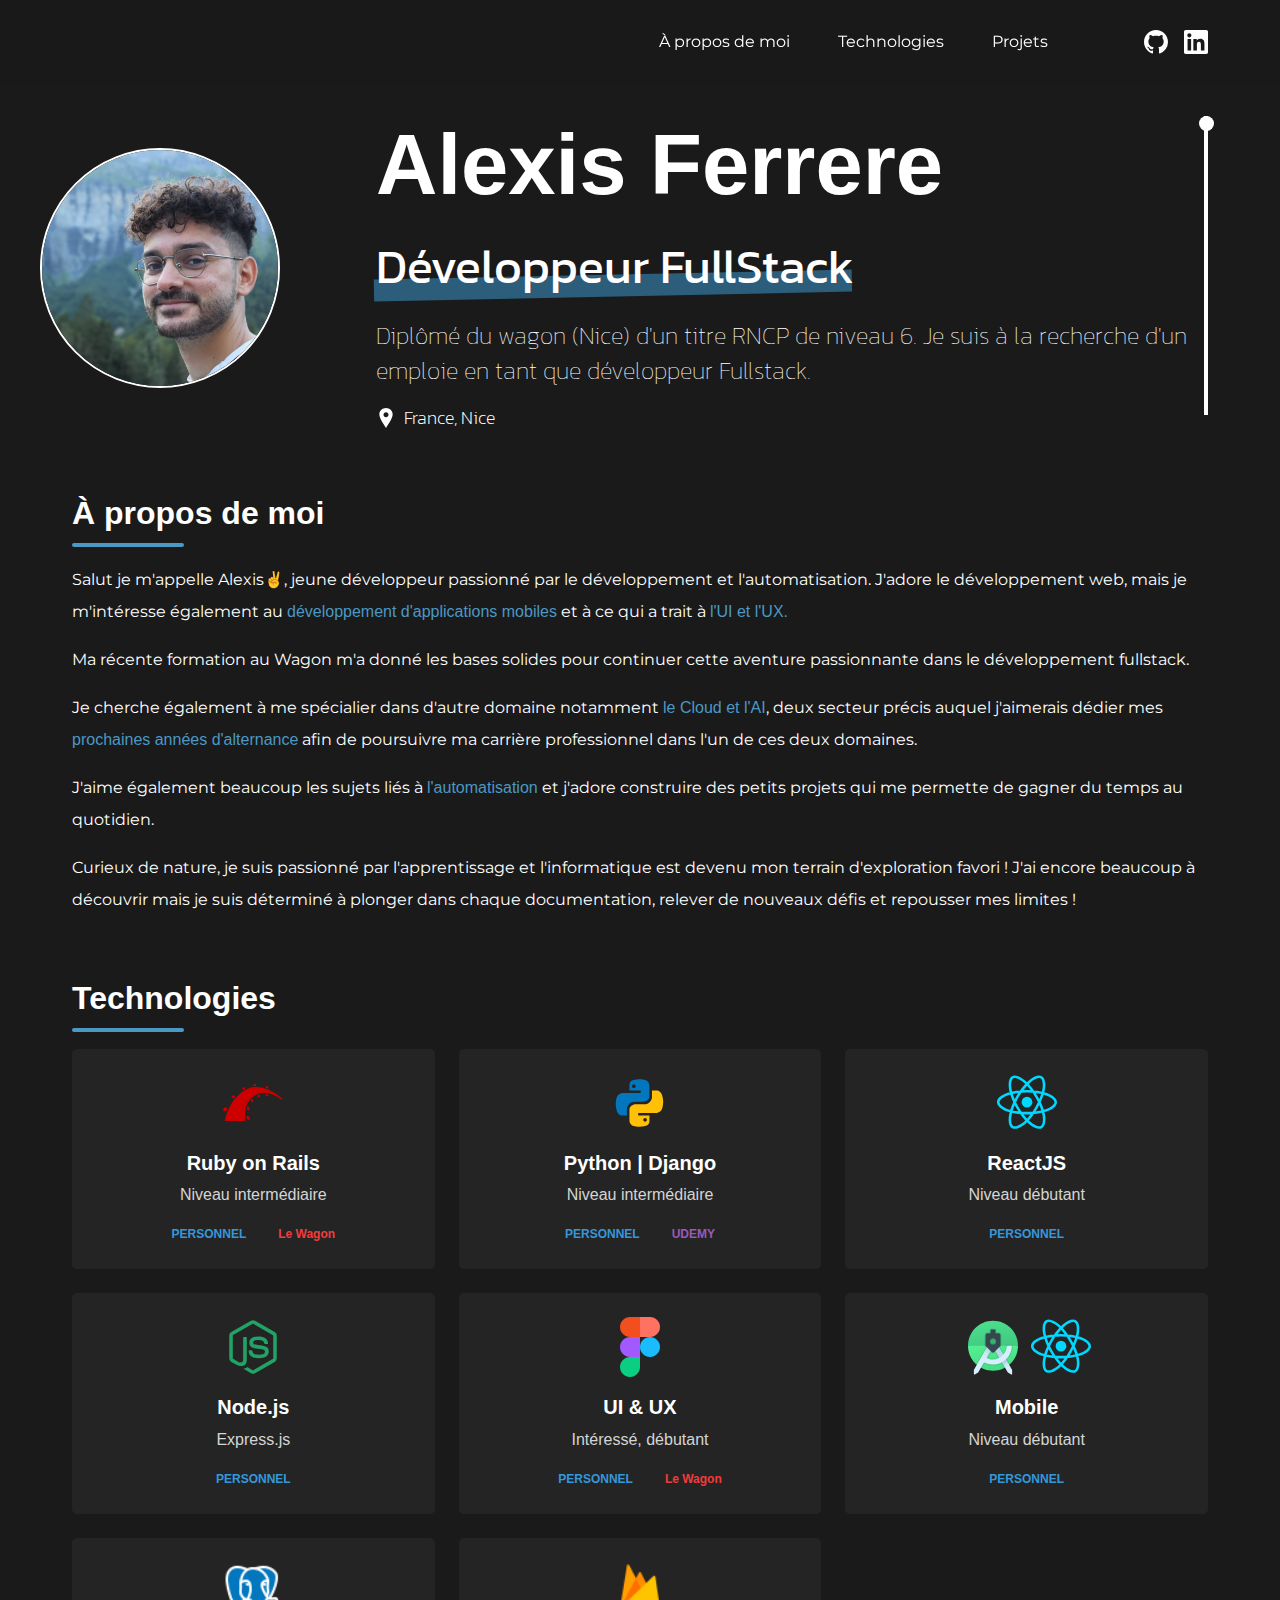
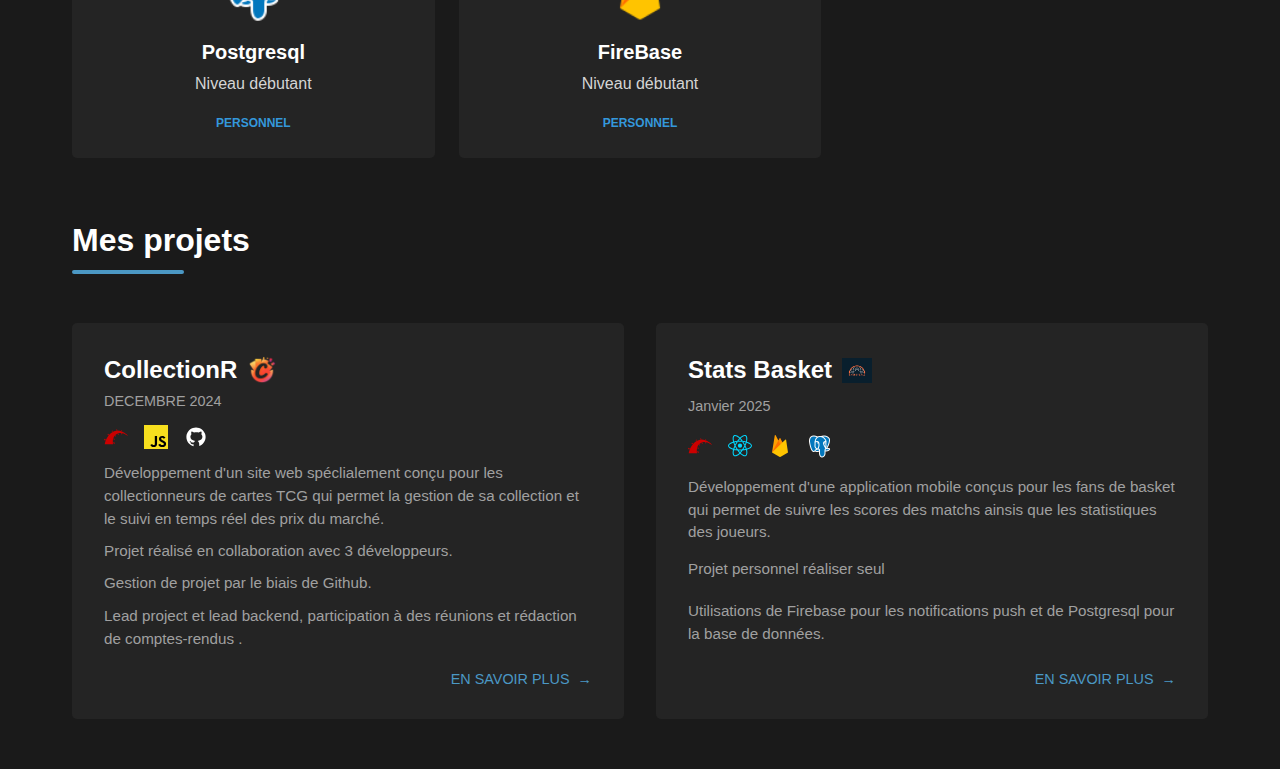
<file: index.html>
<!DOCTYPE html>
<html lang="fr">
<head>
    <meta charset="UTF-8">
    <meta name="viewport" content="width=device-width, initial-scale=1.0">
    <title>Alexis Ferrere - Portfolio</title>
    <link rel="stylesheet" href="style.css">
</head>
<body>
    <nav class="navbar">
        <div class="navbar-inner">
        <div class="nav-links">
            <a href="#about">À propos de moi</a>
            <a href="#technologies">Technologies</a>
            <a href="#projects">Projets</a>
        </div>
        <div class="social-icons">
            <a href="https://github.com/AlexF-1203" aria-label="GitHub" target="_blank">
                <svg width="24" height="24" fill="currentColor" viewBox="0 0 24 24">
                    <path d="M12 0C5.37 0 0 5.37 0 12c0 5.31 3.435 9.795 8.205 11.385.6.105.825-.255.825-.57 0-.285-.015-1.23-.015-2.235-3.015.555-3.795-.735-4.035-1.41-.135-.345-.72-1.41-1.23-1.695-.42-.225-1.02-.78-.015-.795.945-.015 1.62.87 1.845 1.23 1.08 1.815 2.805 1.305 3.495.99.105-.78.42-1.305.765-1.605-2.67-.3-5.46-1.335-5.46-5.925 0-1.305.465-2.385 1.23-3.225-.12-.3-.54-1.53.12-3.18 0 0 1.005-.315 3.3 1.23.96-.27 1.98-.405 3-.405s2.04.135 3 .405c2.295-1.56 3.3-1.23 3.3-1.23.66 1.65.24 2.88.12 3.18.765.84 1.23 1.905 1.23 3.225 0 4.605-2.805 5.625-5.475 5.925.435.375.81 1.095.81 2.22 0 1.605-.015 2.895-.015 3.3 0 .315.225.69.825.57A12.02 12.02 0 0024 12c0-6.63-5.37-12-12-12z"/>
                </svg>
            </a>
            <a href="https://www.linkedin.com/in/alexis-ferrere-142a3a267/" aria-label="LinkedIn" target="_blank">
                <svg width="24" height="24" fill="currentColor" viewBox="0 0 24 24">
                    <path d="M20.447 20.452h-3.554v-5.569c0-1.328-.027-3.037-1.852-3.037-1.853 0-2.136 1.445-2.136 2.939v5.667H9.351V9h3.414v1.561h.046c.477-.9 1.637-1.85 3.37-1.85 3.601 0 4.267 2.37 4.267 5.455v6.286zM5.337 7.433c-1.144 0-2.063-.926-2.063-2.065 0-1.138.92-2.063 2.063-2.063 1.14 0 2.064.925 2.064 2.063 0 1.139-.925 2.065-2.064 2.065zm1.782 13.019H3.555V9h3.564v11.452zM22.225 0H1.771C.792 0 0 .774 0 1.729v20.542C0 23.227.792 24 1.771 24h20.451C23.2 24 24 23.227 24 22.271V1.729C24 .774 23.2 0 22.222 0h.003z"/>
                </svg>
            </a>
        </div>
    </div>
    </nav>

    <main>
        <section class="profile-section">
            <img src="image/Photo_formation - Copie.jpg" alt="Alexis Ferrere" class="profile-image">
            <div class="profile-info">
                <h1>Alexis Ferrere</h1>
                <span class="highlight">
                    Développeur FullStack
                </span>
                <p class="profile-description">Diplômé du wagon (Nice) d'un titre RNCP de niveau 6. Je suis à la recherche d'un emploie en tant que développeur Fullstack.</p>
                <div class="location">
                    <svg width="20" height="20" viewBox="0 0 24 24" fill="currentColor">
                        <path d="M12 0C7.802 0 4 3.403 4 7.602C4 11.8 7.469 16.812 12 24C16.531 16.812 20 11.8 20 7.602C20 3.403 16.199 0 12 0ZM12 11C10.343 11 9 9.657 9 8C9 6.343 10.343 5 12 5C13.657 5 15 6.343 15 8C15 9.657 13.657 11 12 11Z"/>
                    </svg>
                    <span>France, Nice</span>
                </div>
            </div>
            <div class="timeline"></div>
        </section>

        <section class="about-section technologies-section" id="about">
            <h2>À propos de moi</h2>
            <div class="about-content">
                <p>Salut je m'appelle Alexis✌️, jeune développeur passionné par le développement et l'automatisation. J'adore le développement web, mais je m'intéresse également au <span class="important-text">développement d'applications mobiles</span> et à ce qui a trait à <span class="important-text">l'UI et l'UX.</span></p>
                
                <p> Ma récente formation au Wagon m'a donné les bases solides pour continuer cette aventure passionnante dans le développement fullstack.</p>

                <p>Je cherche également à me spécialier dans d'autre domaine notamment <span class="important-text">le Cloud et l'AI</span>, deux secteur précis auquel j'aimerais dédier mes <span class="important-text">prochaines années d'alternance</span> afin de poursuivre ma carrière professionnel dans l'un de ces deux domaines.</p>
                    
                <p>J'aime également beaucoup les sujets liés à <span class="important-text">l'automatisation</span> et j'adore construire des petits projets qui me permette de gagner du temps au quotidien.</p>

                <p>Curieux de nature, je suis passionné par l'apprentissage et l'informatique est devenu mon terrain d'exploration favori ! J'ai encore beaucoup à découvrir mais je suis déterminé à plonger dans chaque documentation, relever de nouveaux défis et repousser mes limites !</p>
            </div>
        </section>

        <section class="about-section technologies-section" id="technologies">
            <h2>Technologies</h2>
        </section>
            <div class="container">
            <div class="grid">

                <div class="card">
                    <div class="icon">
                        <img src="image/rails-svgrepo-com.svg" alt="Java">
                    </div>
                    <h2>Ruby on Rails</h2>
                    <p>Niveau intermédiaire</p>
                    <div class="tags">
                        <span class="tag personnel">PERSONNEL</span>
                        <span class="tag dut">Le Wagon</span>
                    </div>
                </div>
    
                <div class="card">
                    <div class="icon">
                        <img src="image/icons8-python.svg" alt="Spring Boot">
                    </div>
                    <h2>Python | Django</h2>
                    <p>Niveau intermédiaire</p>
                    <div class="tags">
                        <span class="tag personnel">PERSONNEL</span>
                        <span class="tag udemy">UDEMY</span>
                    </div>
                </div>
    
                <div class="card">
                    <div class="icon">
                            <img src="image/reactjs-svgrepo-com.svg" alt="React">
                    </div>
                    <h2>ReactJS</h2>
                    <p>Niveau débutant</p>
                    <div class="tags">
                        <span class="tag personnel">PERSONNEL</span>
                    </div>
                </div>
    
                <div class="card">
                    <div class="icon">
                        <img src="image/icons8-nodejs.svg" alt="Node.js">
                    </div>
                    <h2>Node.js</h2>
                    <p>Express.js </p>
                    <div class="tags">
                        <span class="tag personnel">PERSONNEL</span>
                    </div>
                </div>

                <div class="card">
                    <div class="icon">
                        <img src="image/figma-1-logo-svgrepo-com.svg" alt="UI & UX">
                    </div>
                    <h2>UI & UX</h2>
                    <p>Intéressé, débutant</p>
                    <div class="tags">
                        <span class="tag personnel">PERSONNEL</span>
                        <span class="tag dut">Le Wagon</span>
                    </div>
                </div>
    
                <!-- Mobile Card -->
                <div class="card">
                    <div class="icon">
                        <div class="multi-icons">
                            <img src="image/icons8-studio-android.svg" alt="Android">
                            <img src="image/reactjs-svgrepo-com.svg" alt="React Native">
                        </div>
                    </div>
                    <h2>Mobile</h2>
                    <p>Niveau débutant</p>
                    <div class="tags">
                        <span class="tag personnel">PERSONNEL</span>
                    </div>
                </div>
                <div class="card">
                    <div class="icon">
                        <div class="multi-icons">
                            <img src="image/icons8-postgresql-48.png" alt="Android">
                        </div>
                    </div>
                    <h2>Postgresql</h2>
                    <p>Niveau débutant</p>
                    <div class="tags">
                        <span class="tag personnel">PERSONNEL</span>
                    </div>
                </div>
                <div class="card">
                    <div class="icon">
                        <div class="multi-icons">
                            <img src="image/icons8-firebase-48.png" alt="FireBase">
                        </div>
                    </div>
                    <h2>FireBase</h2>
                    <p>Niveau débutant</p>
                    <div class="tags">
                        <span class="tag personnel">PERSONNEL</span>
                    </div>
                </div>
            </div>
        </div>

        <section class="about-section projects-section" id="projects">
            <h2>Mes projets</h2>
            <div class="projects-grid">
                <div class="project-card">
                    <div class="project-title">
                    <h3>CollectionR</h3>
                    <img src="image/logo_collectionr.png" alt="">
                </div>
                    <div class="project-date">DECEMBRE 2024</div>
                    <div class="tech-stack">
                        <img src="image/rails-svgrepo-com.svg" alt="Java">
                        <img src="image/javascript-logo-svgrepo-com.svg" alt="Discord">
                        <img src="image/icons8-github.svg" alt="GitHub">
                    </div>
                    <p class="project-description">
                        Développement d'un site web spéclialement conçu pour les collectionneurs de cartes TCG qui permet la gestion de sa collection et le suivi en temps réel des prix du marché.
                    <p class="project-details">
                        Projet réalisé en collaboration avec 3 développeurs.
                    </p>
                    </p>
                    <p class="project-management">
                        Gestion de projet par le biais de Github.
                    </p>
                    <p class="project-contribution">
                        Lead project et lead backend, participation à des réunions et rédaction de comptes-rendus .
                    </p>
                    <a href="collectionr/">
                        <button class="learn-more">EN SAVOIR PLUS</button>
                    </a>
                </div>
                <div class="project-card">
                    <div class="project-title">
                    <h3>Stats Basket</h3>
                    <img src="image/logo_app.jpg" alt="">
                </div>
                    <div class="project-date">Janvier 2025</div>
                    <div class="tech-stack">
                        <img src="image/rails-svgrepo-com.svg" alt="Java">
                        <img src="image/reactjs-svgrepo-com.svg" alt="Discord">
                        <img src="image/icons8-firebase-48.png" alt="FireBase">
                        <img src="image/icons8-postgresql-48.png" alt="Postgresql">
                    </div>
                    <p class="project-description">
                        Développement d'une application mobile conçus pour les fans de basket qui permet de suivre les scores des matchs ainsis que les statistiques des joueurs.
                    <p class="project-details">
                        Projet personnel réaliser seul
                    </p>
                    </p>
                    <!-- <p class="project-management">
                        Gestion de projet par le biais de Github.
                    </p> -->
                    <p class="project-contribution">
                        Utilisations de Firebase pour les notifications push et de Postgresql pour la base de données.
                    </p>
                    <a href="statsbasket/">
                        <button class="learn-more">EN SAVOIR PLUS</button>
                    </a>
                </div>
            </div>
        </section>
    </main>
</body>
</html>
</file>
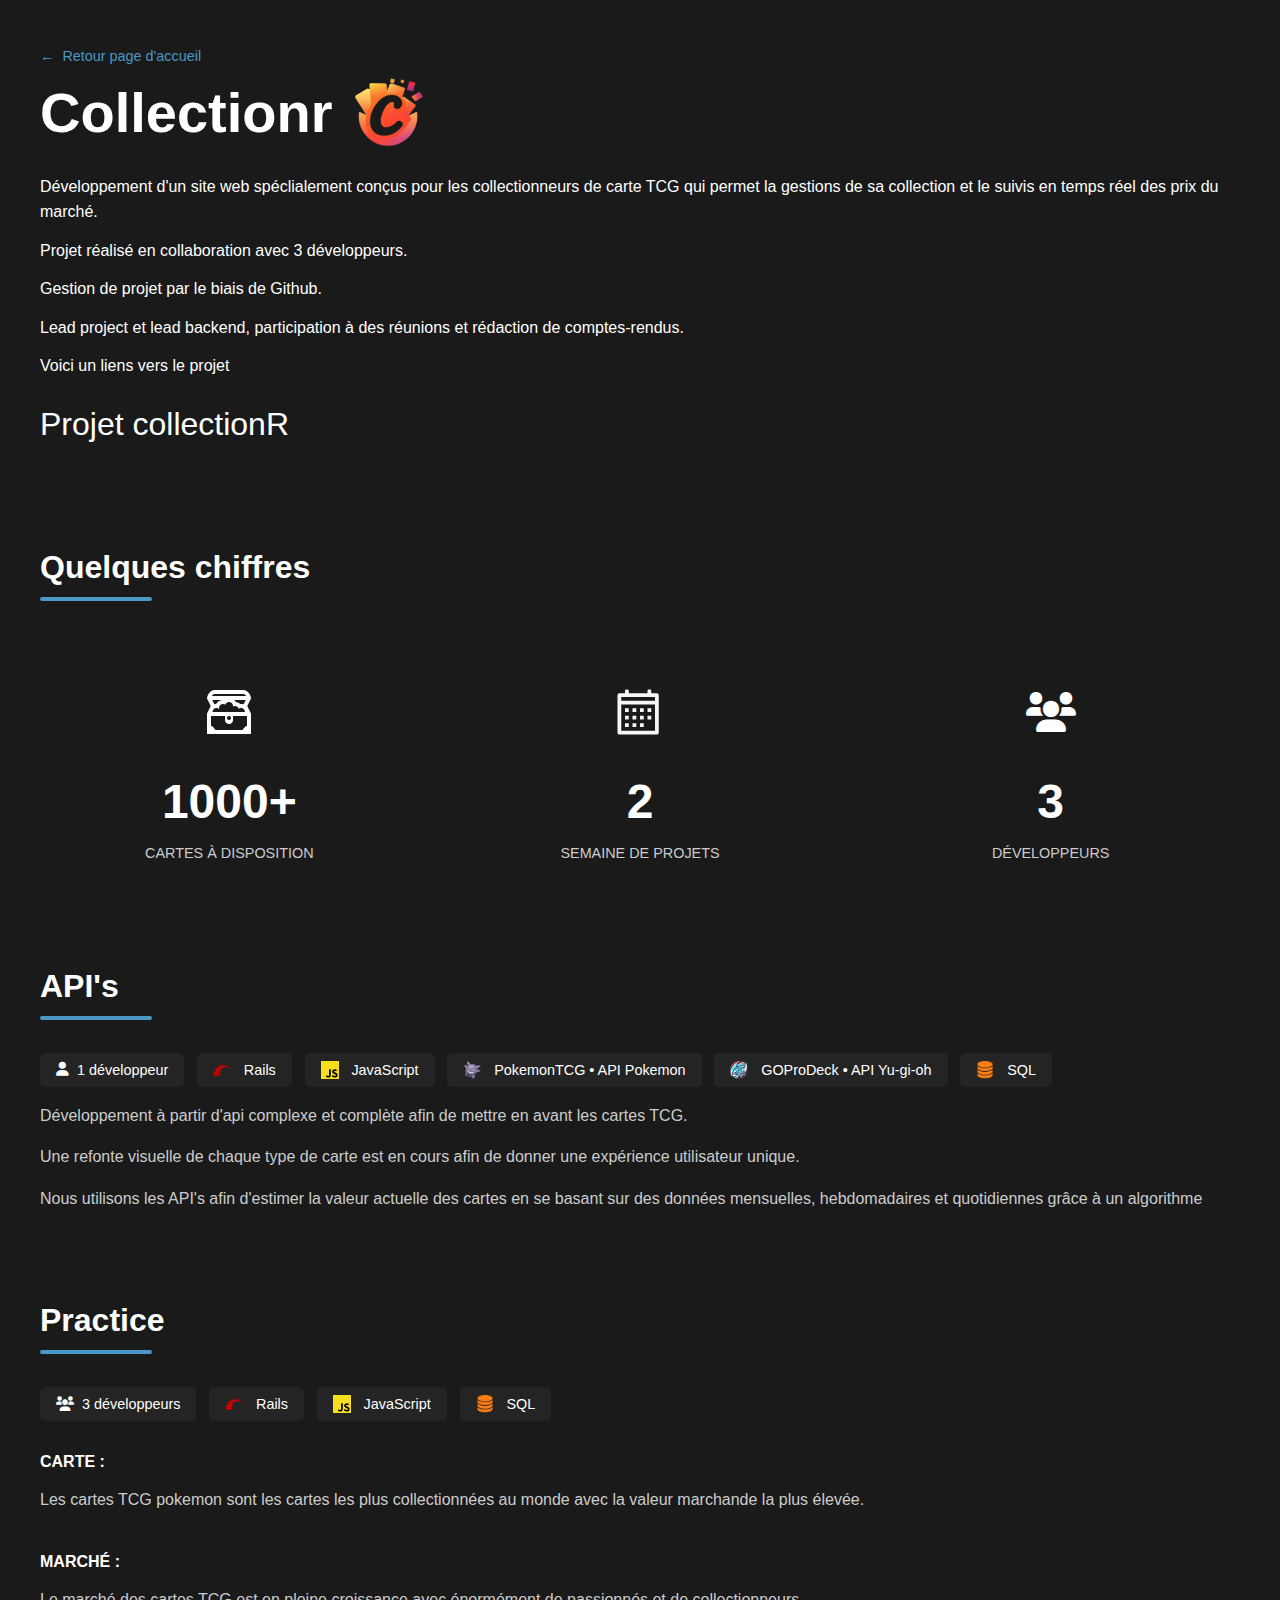
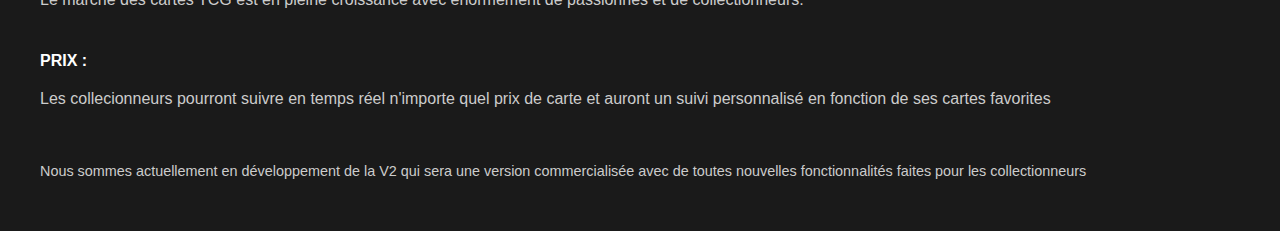
<file: collectionr/index.html>
<!DOCTYPE html>
<html lang="fr">
<head>
    <meta charset="UTF-8">
    <meta name="viewport" content="width=device-width, initial-scale=1.0">
    <title>CollectionR</title>
    <link rel="stylesheet" href="../collectionr.css">
    <link rel="stylesheet" href="https://cdnjs.cloudflare.com/ajax/libs/font-awesome/6.0.0/css/all.min.css">
</head>
<body>
    <div class="container">
        <a href="../">
            <button class="back-link">Retour page d'accueil</button>
        </a>
        
        <div class="project-card">
            <div class="project-title">
            <h1>Collectionr</h1>
            <img src="../image/logo_collectionr.png" alt="">
        </div>
        
        <div class="description">
            <p> Développement d'un site web spéclialement conçus pour les collectionneurs de carte TCG qui permet la gestions de sa collection et le suivis en temps réel des prix du marché.</p>
            <p> Projet réalisé en collaboration avec 3 développeurs.</p>
            <p>Gestion de projet par le biais de Github.</p>
            <p> Lead project et lead backend, participation à des réunions et rédaction de comptes-rendus.</p>
            <p>Voici un liens vers le projet  </p>
            <div class="projet-git" >
                <a href="https://www.collectionr.xyz">Projet collectionR</a>
            </div>
            
        </div>

        <section class="stats">
            <h2>Quelques chiffres</h2>
            <div class="stats-container">
                <div class="stat-item">
                    <div class="stat-icon"><img src="../image/icons8-coffre-au-trésor-64 (1).png" alt=""></div>
                    <div class="stat-number">1000+</div>
                    <div class="stat-label">CARTES À DISPOSITION</div>
                </div>
                <div class="stat-item">
                    <div class="stat-icon"><img src="../image/calender (2).svg" alt=""></div>
                    <div class="stat-number">2</div>
                    <div class="stat-label">SEMAINE DE PROJETS</div>
                </div>
                <div class="stat-item">
                    <div class="stat-icon"><i class="fa-solid fa-users" style="color: #ffffff;"></i></div>
                    <div class="stat-number">3</div>
                    <div class="stat-label">DÉVELOPPEURS</div>
                </div>
            </div>
        </section>

        <section class="s-sanctions">
            <h2>API's </h2>
            <div class="tech-stack">
                <span class="tech-item"><i class="fa-solid fa-user" style="color: #fff"></i>1 développeur</span>
                <span class="tech-item"><img src="../image/rails-svgrepo-com.svg" alt="">Rails</span>
                <span class="tech-item"><img src="../image/javascript-logo-svgrepo-com.svg" alt="">JavaScript</span>
                <span class="tech-item"><img src="../image/250px-Ectoplasma-RFVF.png" alt="">PokemonTCG • API Pokemon</span>
                <span class="tech-item"><img src="../image/téléchargé.png" alt="">GOProDeck • API Yu-gi-oh</span>
                <span class="tech-item"><img src="../image/icons8-base-de-données-50.png" alt="">SQL</span>
            </div>
            <p>Développement à partir d'api complexe et complète afin de mettre en avant les cartes TCG.</p>
            <p>Une refonte visuelle de chaque type de carte est en cours afin de donner une expérience utilisateur unique.</p>
            <p>Nous utilisons les API's afin d'estimer la valeur actuelle des cartes en se basant sur des données mensuelles, hebdomadaires et quotidiennes grâce à un algorithme</p>
        </section>
        
        <section class="practice">
            <h2>Practice</h2>
            <div class="tech-stack">
                <span class="tech-item"><i class="fa-solid fa-users" style="color: #ffffff;"></i>3 développeurs</span>
                <span class="tech-item"><img src="../image/rails-svgrepo-com.svg" alt="">Rails</span>
                <span class="tech-item"><img src="../image/javascript-logo-svgrepo-com.svg" alt="">JavaScript</span>
                <span class="tech-item"><img src="../image/icons8-base-de-données-50.png" alt=""></i>SQL</span>
            </div>
            <div class="practice-details">
                <div class="detail-item">
                    <strong>CARTE :</strong>
                    <p>Les cartes TCG pokemon sont les cartes les plus collectionnées au monde avec la valeur marchande la plus élevée.</p>
                </div>
                <div class="detail-item">
                    <strong>MARCHÉ :</strong>
                    <p>Le marché des cartes TCG est en pleine croissance avec énormément de passionnés et de collectionneurs.</p>
                </div>
                <div class="detail-item">
                    <strong>PRIX :</strong>
                    <p>Les collecionneurs pourront suivre en temps réel n'importe quel prix de carte et auront un suivi personnalisé en fonction de ses cartes favorites</p>
                </div>
            </div>
            <p class="note">Nous sommes actuellement en développement de la V2 qui sera  une version commercialisée avec de toutes nouvelles fonctionnalités faites pour les collectionneurs</p>
        </section>
    </div>
</body>
</html>
</file>
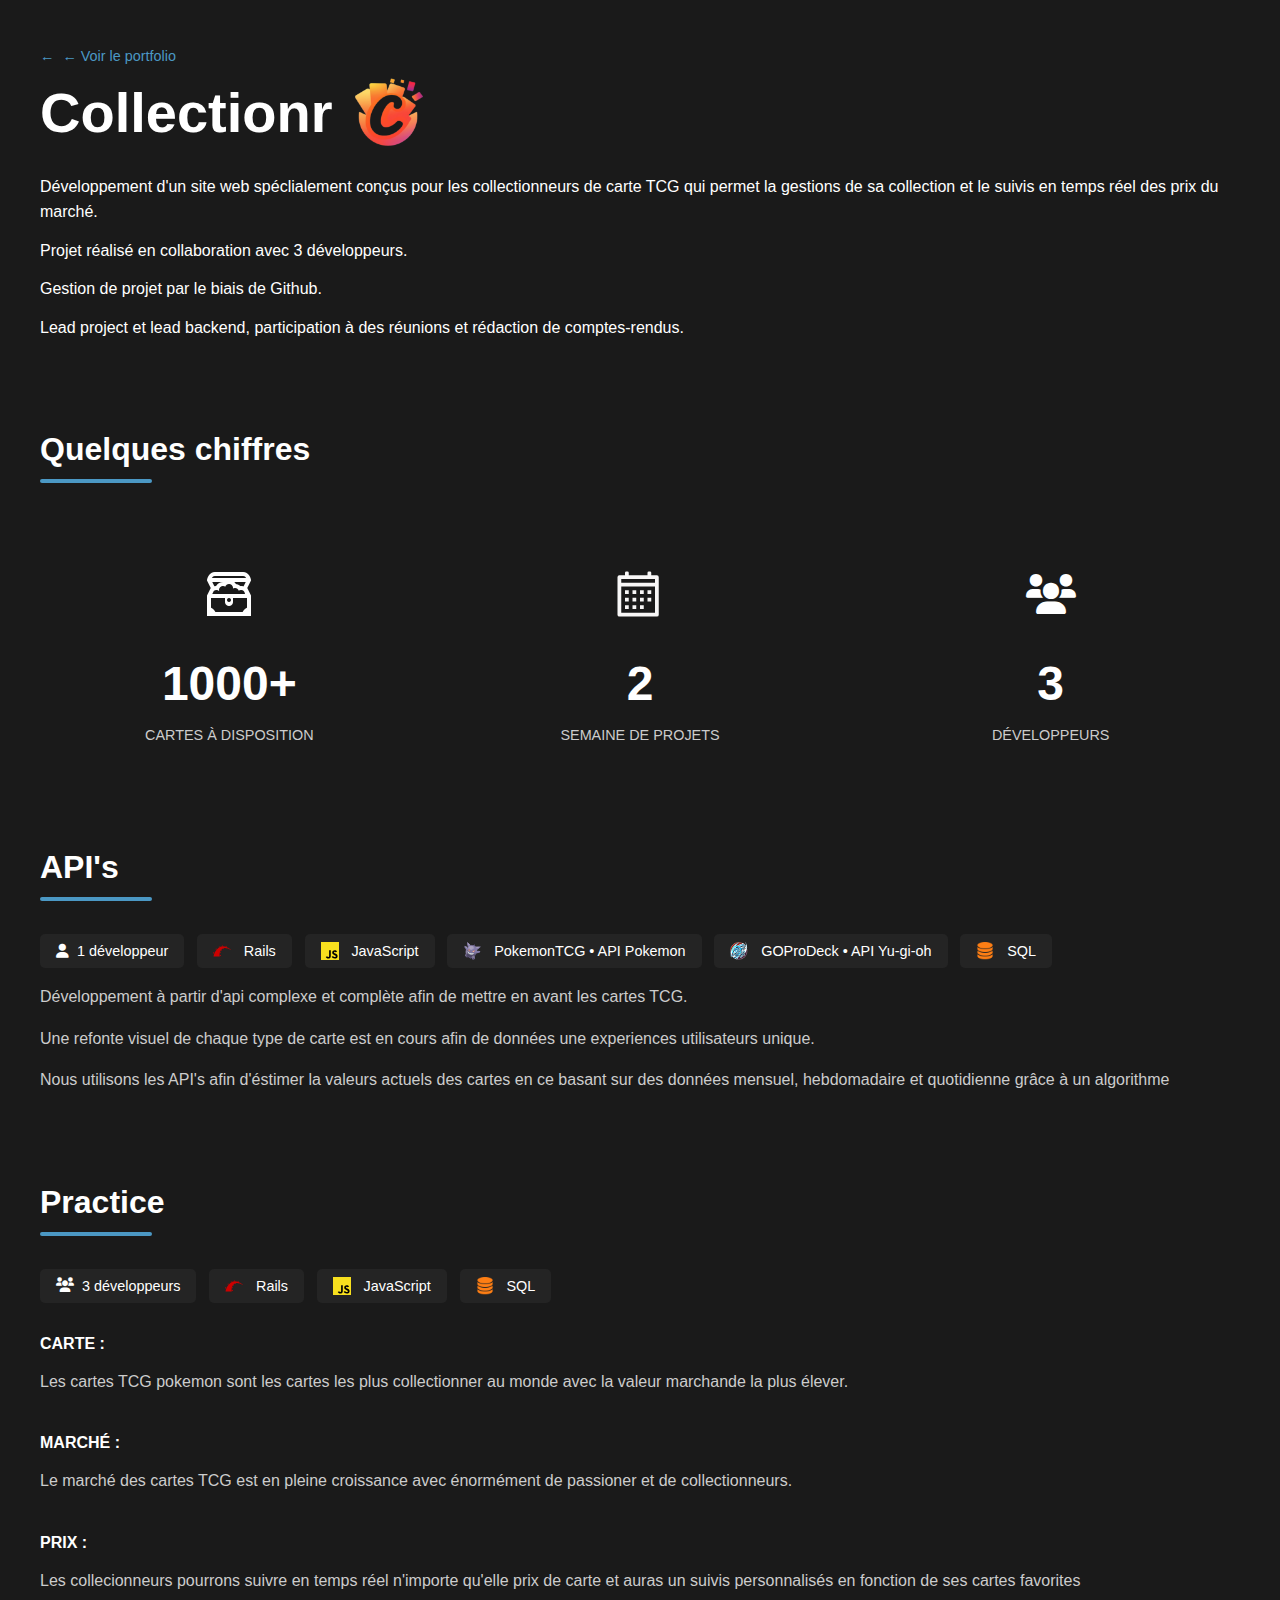
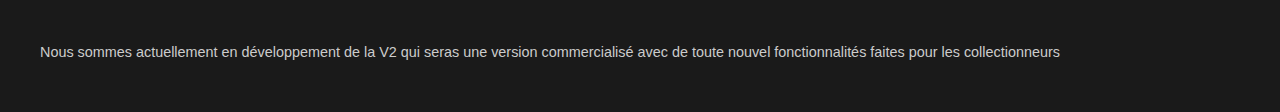
<file: collectionr.html>
<!DOCTYPE html>
<html lang="fr">
<head>
    <meta charset="UTF-8">
    <meta name="viewport" content="width=device-width, initial-scale=1.0">
    <title>CollectionR</title>
    <link rel="stylesheet" href="collectionr.css">
    <link rel="stylesheet" href="https://cdnjs.cloudflare.com/ajax/libs/font-awesome/6.0.0/css/all.min.css">
</head>
<body>
    <div class="container">
        <a href="index.html" class="back-link">← Voir le portfolio</a>
        
        <div class="project-card">
            <div class="project-title">
            <h1>Collectionr</h1>
            <img src="image/logo_collectionr.png" alt="">
        </div>
        
        <div class="description">
            <p> Développement d'un site web spéclialement conçus pour les collectionneurs de carte TCG qui permet la gestions de sa collection et le suivis en temps réel des prix du marché.</p>
            <p> Projet réalisé en collaboration avec 3 développeurs.</p>
            <p>Gestion de projet par le biais de Github.</p>
            <p> Lead project et lead backend, participation à des réunions et rédaction de comptes-rendus.</p>
        </div>

        <section class="stats">
            <h2>Quelques chiffres</h2>
            <div class="stats-container">
                <div class="stat-item">
                    <div class="stat-icon"><img src="image/icons8-coffre-au-trésor-64 (1).png" alt=""></div>
                    <div class="stat-number">1000+</div>
                    <div class="stat-label">CARTES À DISPOSITION</div>
                </div>
                <div class="stat-item">
                    <div class="stat-icon"><img src="image/calender (2).svg" alt=""></div>
                    <div class="stat-number">2</div>
                    <div class="stat-label">SEMAINE DE PROJETS</div>
                </div>
                <div class="stat-item">
                    <div class="stat-icon"><i class="fa-solid fa-users" style="color: #ffffff;"></i></div>
                    <div class="stat-number">3</div>
                    <div class="stat-label">DÉVELOPPEURS</div>
                </div>
            </div>
        </section>

        <section class="s-sanctions">
            <h2>API's </h2>
            <div class="tech-stack">
                <span class="tech-item"><i class="fa-solid fa-user" style="color: #fff"></i>1 développeur</span>
                <span class="tech-item"><img src="image/rails-svgrepo-com.svg" alt="">Rails</span>
                <span class="tech-item"><img src="image/javascript-logo-svgrepo-com.svg" alt="">JavaScript</span>
                <span class="tech-item"><img src="image/250px-Ectoplasma-RFVF.png" alt="">PokemonTCG • API Pokemon</span>
                <span class="tech-item"><img src="image/téléchargé.png" alt="">GOProDeck • API Yu-gi-oh</span>
                <span class="tech-item"><img src="image/icons8-base-de-données-50.png" alt="">SQL</span>
            </div>
            <p>Développement à partir d'api complexe et complète afin de mettre en avant les cartes TCG.</p>
            <p>Une refonte visuel de chaque type de carte est en cours afin de données une experiences utilisateurs unique.</p>
            <p>Nous utilisons les API's afin d'éstimer la valeurs actuels des cartes en ce basant sur des données mensuel, hebdomadaire et quotidienne grâce à un algorithme</p>
        </section>
        
        <section class="practice">
            <h2>Practice</h2>
            <div class="tech-stack">
                <span class="tech-item"><i class="fa-solid fa-users" style="color: #ffffff;"></i>3 développeurs</span>
                <span class="tech-item"><img src="image/rails-svgrepo-com.svg" alt="">Rails</span>
                <span class="tech-item"><img src="image/javascript-logo-svgrepo-com.svg" alt="">JavaScript</span>
                <span class="tech-item"><img src="image/icons8-base-de-données-50.png" alt=""></i>SQL</span>
            </div>
            <div class="practice-details">
                <div class="detail-item">
                    <strong>CARTE :</strong>
                    <p>Les cartes TCG pokemon sont les cartes les plus collectionner au monde avec la valeur marchande la plus élever.</p>
                </div>
                <div class="detail-item">
                    <strong>MARCHÉ :</strong>
                    <p>Le marché des cartes TCG est en pleine croissance avec énormément de passioner et de collectionneurs.</p>
                </div>
                <div class="detail-item">
                    <strong>PRIX :</strong>
                    <p>Les collecionneurs pourrons suivre en temps réel n'importe qu'elle prix de carte et auras un suivis personnalisés en fonction de ses cartes favorites</p>
                </div>
            </div>
            <p class="note">Nous sommes actuellement en développement de la V2 qui seras une version commercialisé avec de toute nouvel fonctionnalités faites pour les collectionneurs</p>
        </section>
    </div>
</body>
</html>
</file>
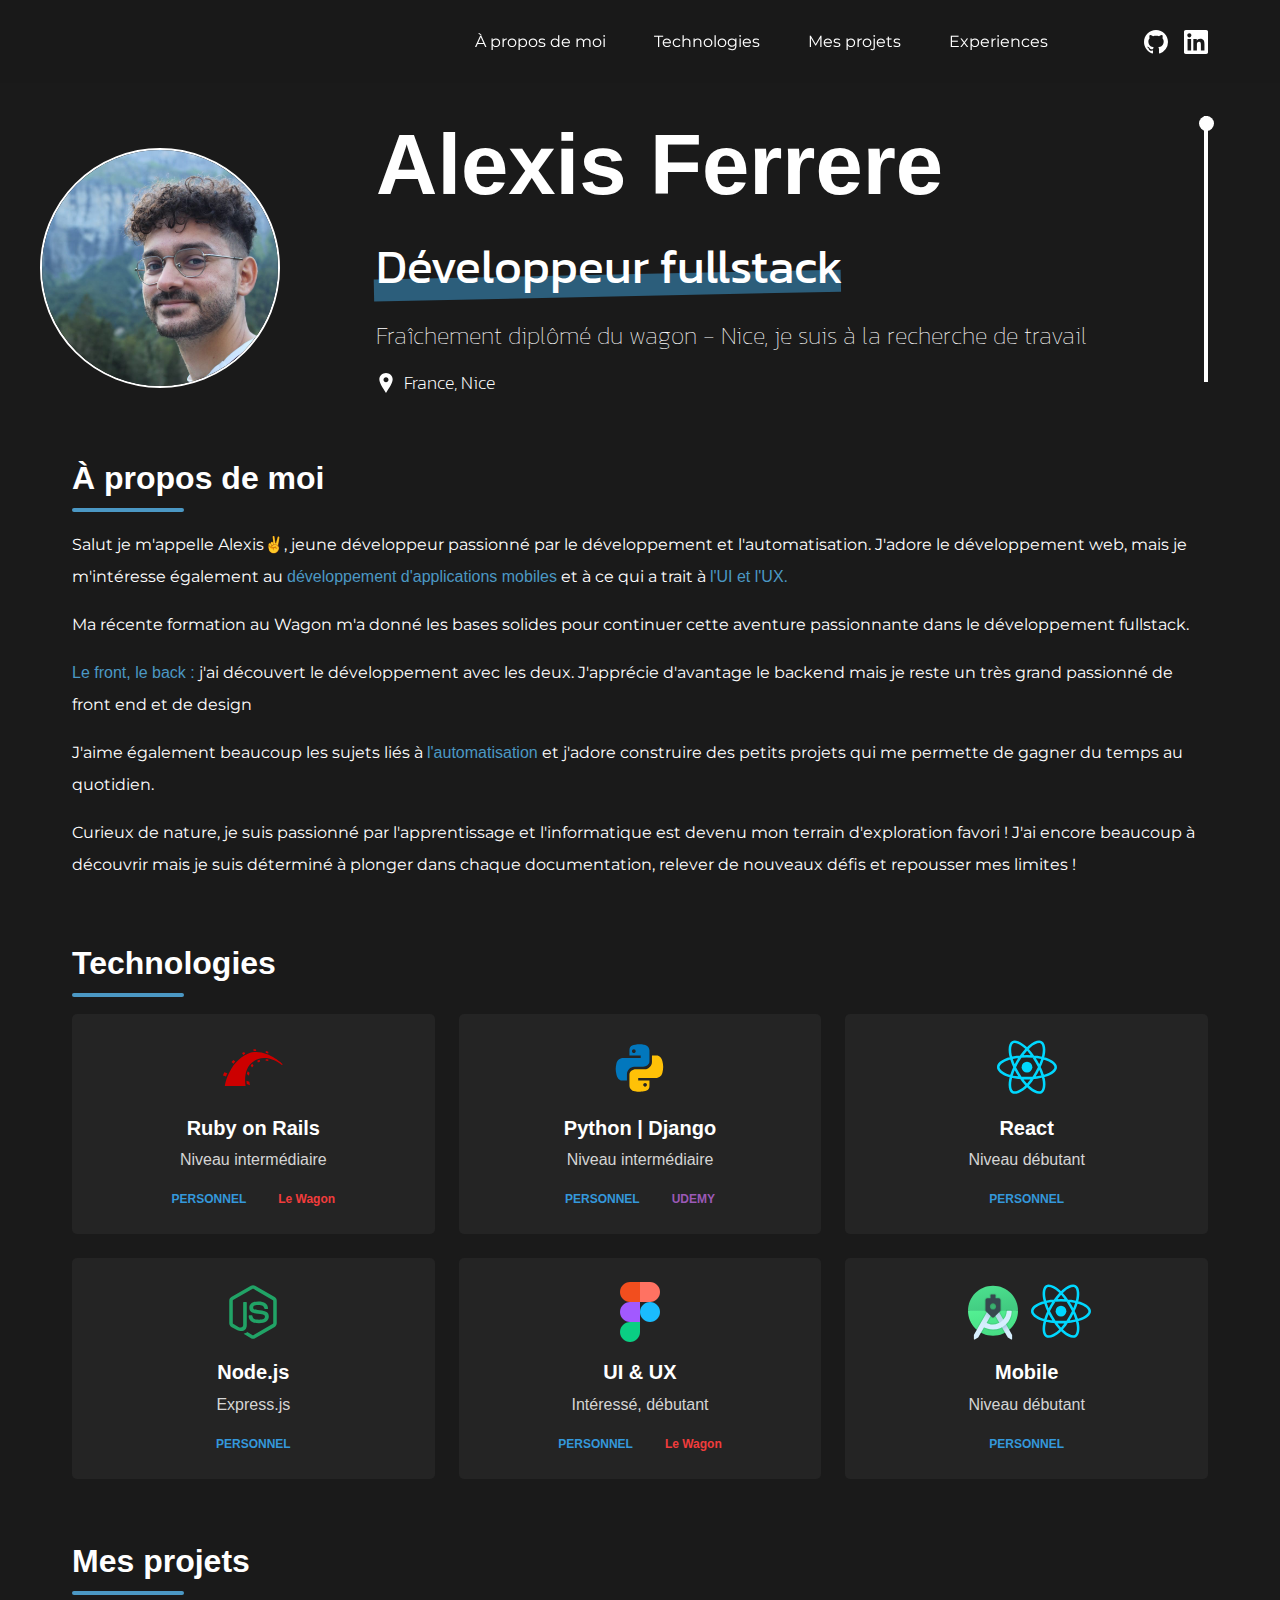
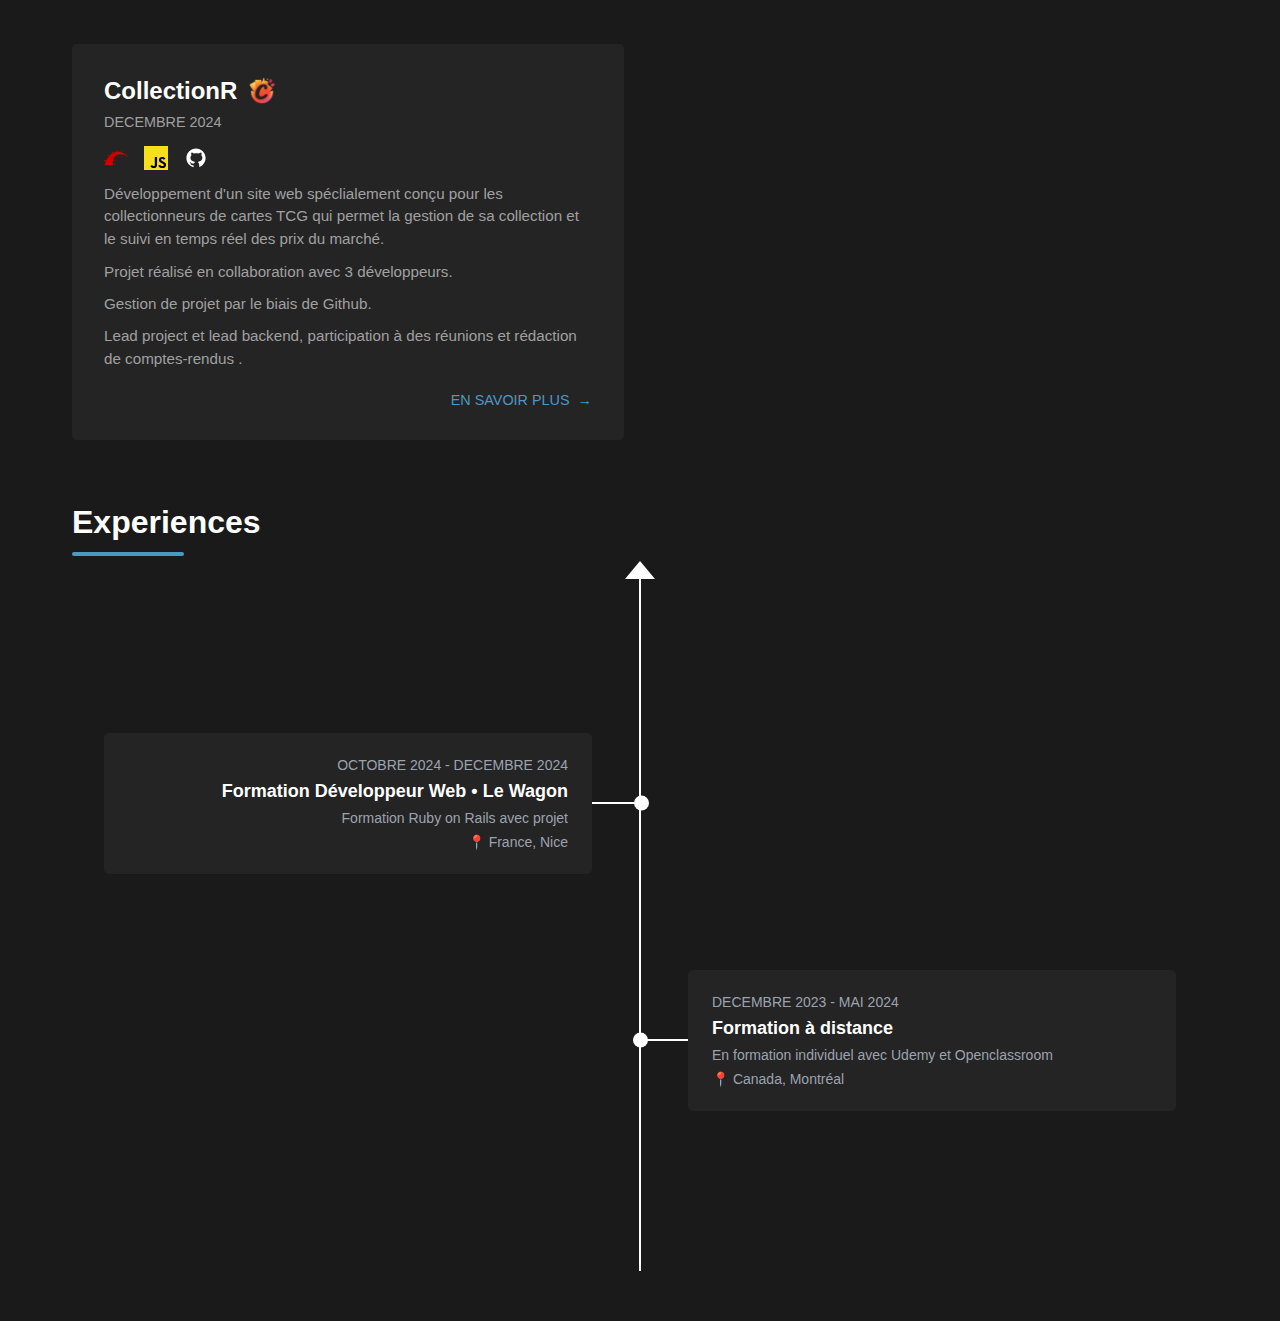
<file: portfolio.html>
<!DOCTYPE html>
<html lang="fr">
<head>
    <meta charset="UTF-8">
    <meta name="viewport" content="width=device-width, initial-scale=1.0">
    <title>Alexis Ferrere - Portfolio</title>
    <link rel="stylesheet" href="style.css">
</head>
<body>
    <nav class="navbar">
        <div class="navbar-inner">
        <div class="nav-links">
            <a href="#about">À propos de moi</a>
            <a href="#technologies">Technologies</a>
            <a href="#projects">Mes projets</a>
            <a href="#experiences">Experiences</a>
        </div>
        <div class="social-icons">
            <a href="#" aria-label="GitHub">
                <svg width="24" height="24" fill="currentColor" viewBox="0 0 24 24">
                    <path d="M12 0C5.37 0 0 5.37 0 12c0 5.31 3.435 9.795 8.205 11.385.6.105.825-.255.825-.57 0-.285-.015-1.23-.015-2.235-3.015.555-3.795-.735-4.035-1.41-.135-.345-.72-1.41-1.23-1.695-.42-.225-1.02-.78-.015-.795.945-.015 1.62.87 1.845 1.23 1.08 1.815 2.805 1.305 3.495.99.105-.78.42-1.305.765-1.605-2.67-.3-5.46-1.335-5.46-5.925 0-1.305.465-2.385 1.23-3.225-.12-.3-.54-1.53.12-3.18 0 0 1.005-.315 3.3 1.23.96-.27 1.98-.405 3-.405s2.04.135 3 .405c2.295-1.56 3.3-1.23 3.3-1.23.66 1.65.24 2.88.12 3.18.765.84 1.23 1.905 1.23 3.225 0 4.605-2.805 5.625-5.475 5.925.435.375.81 1.095.81 2.22 0 1.605-.015 2.895-.015 3.3 0 .315.225.69.825.57A12.02 12.02 0 0024 12c0-6.63-5.37-12-12-12z"/>
                </svg>
            </a>
            <a href="#" aria-label="LinkedIn">
                <svg width="24" height="24" fill="currentColor" viewBox="0 0 24 24">
                    <path d="M20.447 20.452h-3.554v-5.569c0-1.328-.027-3.037-1.852-3.037-1.853 0-2.136 1.445-2.136 2.939v5.667H9.351V9h3.414v1.561h.046c.477-.9 1.637-1.85 3.37-1.85 3.601 0 4.267 2.37 4.267 5.455v6.286zM5.337 7.433c-1.144 0-2.063-.926-2.063-2.065 0-1.138.92-2.063 2.063-2.063 1.14 0 2.064.925 2.064 2.063 0 1.139-.925 2.065-2.064 2.065zm1.782 13.019H3.555V9h3.564v11.452zM22.225 0H1.771C.792 0 0 .774 0 1.729v20.542C0 23.227.792 24 1.771 24h20.451C23.2 24 24 23.227 24 22.271V1.729C24 .774 23.2 0 22.222 0h.003z"/>
                </svg>
            </a>
        </div>
    </div>
    </nav>

    <main>
        <section class="profile-section">
            <img src="image/Photo_formation - Copie.jpg" alt="Alexis Ferrere" class="profile-image">
            <div class="profile-info">
                <h1>Alexis Ferrere</h1>
                <span class="highlight">
                    Développeur fullstack
                </span>
                <p class="profile-description">Fraîchement diplômé du wagon - Nice, je suis à la recherche de travail</p>
                <div class="location">
                    <svg width="20" height="20" viewBox="0 0 24 24" fill="currentColor">
                        <path d="M12 0C7.802 0 4 3.403 4 7.602C4 11.8 7.469 16.812 12 24C16.531 16.812 20 11.8 20 7.602C20 3.403 16.199 0 12 0ZM12 11C10.343 11 9 9.657 9 8C9 6.343 10.343 5 12 5C13.657 5 15 6.343 15 8C15 9.657 13.657 11 12 11Z"/>
                    </svg>
                    <span>France, Nice</span>
                </div>
            </div>
            <div class="timeline"></div>
        </section>

        <section class="about-section technologies-section" id="about">
            <h2>À propos de moi</h2>
            <div class="about-content">
                <p>Salut je m'appelle Alexis✌️, jeune développeur passionné par le développement et l'automatisation. J'adore le développement web, mais je m'intéresse également au <span class="important-text">développement d'applications mobiles</span> et à ce qui a trait à <span class="important-text">l'UI et l'UX.</span></p>

                <p> Ma récente formation au Wagon m'a donné les bases solides pour continuer cette aventure passionnante dans le développement fullstack.</p>

                <p><span class="important-text">Le front, le back :</span> j'ai découvert le développement avec les deux. J'apprécie d'avantage le backend mais je reste un très grand passionné de front end et de design</p>
                    
                <p>J'aime également beaucoup les sujets liés à <span class="important-text">l'automatisation</span> et j'adore construire des petits projets qui me permette de gagner du temps au quotidien.</p>

                <p>Curieux de nature, je suis passionné par l'apprentissage et l'informatique est devenu mon terrain d'exploration favori ! J'ai encore beaucoup à découvrir mais je suis déterminé à plonger dans chaque documentation, relever de nouveaux défis et repousser mes limites !</p>
            </div>
        </section>

        <section class="about-section technologies-section" id="technologies">
            <h2>Technologies</h2>
        </section>
            <div class="container">
            <div class="grid">

                <div class="card">
                    <div class="icon">
                        <img src="image/rails-svgrepo-com.svg" alt="Java">
                    </div>
                    <h2>Ruby on Rails</h2>
                    <p>Niveau intermédiaire</p>
                    <div class="tags">
                        <span class="tag personnel">PERSONNEL</span>
                        <span class="tag dut">Le Wagon</span>
                    </div>
                </div>
    
                <div class="card">
                    <div class="icon">
                        <img src="image/icons8-python.svg" alt="Spring Boot">
                    </div>
                    <h2>Python | Django</h2>
                    <p>Niveau intermédiaire</p>
                    <div class="tags">
                        <span class="tag personnel">PERSONNEL</span>
                        <span class="tag udemy">UDEMY</span>
                    </div>
                </div>
    
                <div class="card">
                    <div class="icon">
                            <img src="image/reactjs-svgrepo-com.svg" alt="React">
                    </div>
                    <h2>React</h2>
                    <p>Niveau débutant</p>
                    <div class="tags">
                        <span class="tag personnel">PERSONNEL</span>
                    </div>
                </div>
    
                <div class="card">
                    <div class="icon">
                        <img src="image/icons8-nodejs.svg" alt="Node.js">
                    </div>
                    <h2>Node.js</h2>
                    <p>Express.js </p>
                    <div class="tags">
                        <span class="tag personnel">PERSONNEL</span>
                    </div>
                </div>

                <div class="card">
                    <div class="icon">
                        <img src="image/figma-1-logo-svgrepo-com.svg" alt="UI & UX">
                    </div>
                    <h2>UI & UX</h2>
                    <p>Intéressé, débutant</p>
                    <div class="tags">
                        <span class="tag personnel">PERSONNEL</span>
                        <span class="tag dut">Le Wagon</span>
                    </div>
                </div>
    
                <!-- Mobile Card -->
                <div class="card">
                    <div class="icon">
                        <div class="multi-icons">
                            <img src="image/icons8-studio-android.svg" alt="Android">
                            <img src="image/reactjs-svgrepo-com.svg" alt="React Native">
                        </div>
                    </div>
                    <h2>Mobile</h2>
                    <p>Niveau débutant</p>
                    <div class="tags">
                        <span class="tag personnel">PERSONNEL</span>
                    </div>
                </div>
            </div>
        </div>

        <section class="about-section projects-section" id="projects">
            <h2>Mes projets</h2>
            <div class="projects-grid">
                <div class="project-card">
                    <div class="project-title">
                    <h3>CollectionR</h3>
                    <img src="image/logo_collectionr.png" alt="">
                </div>
                    <div class="project-date">DECEMBRE 2024</div>
                    <div class="tech-stack">
                        <img src="image/rails-svgrepo-com.svg" alt="Java">
                        <img src="image/javascript-logo-svgrepo-com.svg" alt="Discord">
                        <img src="image/icons8-github.svg" alt="GitHub">
                    </div>
                    <p class="project-description">
                        Développement d'un site web spéclialement conçu pour les collectionneurs de cartes TCG qui permet la gestion de sa collection et le suivi en temps réel des prix du marché.
                    <p class="project-details">
                        Projet réalisé en collaboration avec 3 développeurs.
                    </p>
                    </p>
                    <p class="project-management">
                        Gestion de projet par le biais de Github.
                    </p>
                    <p class="project-contribution">
                        Lead project et lead backend, participation à des réunions et rédaction de comptes-rendus .
                    </p>
                    <a href="project-collectionr.html">
                        <button class="learn-more">EN SAVOIR PLUS</button>
                    </a>
                </div>
            </div>
        </section>

        
        <section class="about-section projects-section" id="experiences">
            <h2>Experiences</h2>
            
    <div class="timeline-container">
        <div class="timeline-arrow"></div>
        <div class="timeline-line"></div>
        
        <!-- Premier élément -->
        <div class="timeline-item">
            <div class="timeline-dot"></div>
            <div class="timeline-connector"></div>
            <div class="timeline-content">
                <div class="timeline-date">OCTOBRE 2024 - DECEMBRE 2024</div>
                <div class="timeline-title">Formation Développeur Web • Le Wagon </div>
                <div class="timeline-description">Formation Ruby on Rails avec projet</div>
                <div class="timeline-location">📍 France, Nice</div>
            </div>
        </div>

        <!-- Deuxième élément -->
        <div class="timeline-item">
            <div class="timeline-dot"></div>
            <div class="timeline-connector"></div>
            <div class="timeline-content">
                <div class="timeline-date">DECEMBRE 2023  - MAI 2024</div>
                <div class="timeline-title">Formation à distance</div>
                <div class="timeline-description">En formation individuel avec Udemy et Openclassroom</div>
                <div class="timeline-location">📍 Canada, Montréal</div>
            </div>
        </div>
        </section>
    </main>
</body>
</html>
</file>
<file: style.css>
@import url('https://fonts.googleapis.com/css2?family=Kanit:wght@300;400;500;600;700&display=swap');
@import url('https://fonts.googleapis.com/css2?family=Montserrat:wght@300;400;500;600;700&display=swap');

:root {
    --primary-color: #FFF;
    --accent-color: #4b98c4;
    --text-color: #FFFFFF;
    --bg-color: #1a1a1a;
    --primary-bg: #1a1a1a;
    --card-bg: #242424;
    --personal: #3498db;
    --dut: #f13c3c;
    --ensimag: #2ecc71;
    --udemy: #9b59b6;
    font-family: 'Kanit', -apple-system, BlinkMacSystemFont, 'Segoe UI', Roboto, Oxygen, Ubuntu, sans-serif;
    font-family: 'Montserrat', 'SF Pro Display', -apple-system, BlinkMacSystemFont, sans-serif;
}

html {
    scroll-behavior: smooth;
}

.technologies-section {
    scroll-margin-top: 100px;
}

* {
    margin: 0;
    padding: 0;
    box-sizing: border-box;
    font-family: 'SF Pro Display', -apple-system, BlinkMacSystemFont, sans-serif;
}

body {
    background-color: var(--bg-color);
    color: var(--text-color);
    max-width: 1200px;
    margin: 0 auto;
    padding: 0 2rem;
}

.navbar {
    display: flex;
    justify-content: center;
    align-items: center;
    padding: 1.5rem 0;
    position: fixed;
    top: 0;
    left: 0;
    right: 0;
    z-index: 1000;
    background-color: rgba(26, 26, 26, 0.9);
    backdrop-filter: blur(10px);
    -webkit-backdrop-filter: blur(10px);
    width: 100%;
}

.navbar-inner {
    max-width: 1200px;
    width: 100%;
    margin: 0 auto;
    padding: 0 2rem;
    display: flex;
    justify-content: flex-end;
    align-items: center;
}

.nav-links {
    display: flex;
    gap: 3rem;
    margin-left: auto;
    margin-right: 4rem; /* Ajoute de l'espace à droite avant les icônes */
}

.nav-links a {
    text-decoration: none;
    color: var(--primary-color);
    font-weight: 500;
    font-size: 1rem;
    position: relative;
    padding: 0.5rem 0;
    transition: color 0.3s ease;
    font-family: "Montserrat", sans-serif;
    font-weight: 400;
}

.nav-links a::after {
    content: '';
    position: absolute;
    bottom: 0;
    left: 0;
    width: 0;
    height: 2px;
    background-color: #3f81a8;
    transition: width 0.3s ease;
}

.nav-links a:hover {
    color: #4b98c4;
}

.nav-links a:hover::after {
    width: 100%;
}

.social-icons {
    display: flex;
    gap: 1rem;
}

.social-icons a {
    color: var(--primary-color);
}

main {
    margin-top: 20px; /* Adjust based on navbar height */
    padding-top: 2rem;
    margin-bottom: 50px;
}

.profile-section {
    display: flex;
    gap: 6rem; /* Increased from 4rem */
    align-items: flex-start;
    margin-top: 4rem;
    margin-left: 2rem; /* Added negative margin to shift left */
    position: relative;
}

.timeline {
    position: absolute;
    right: 0px;
    top: 0;
    height: 95%;
    width: 4px;
    background-color: #fff;
}

.timeline::after {
    content: '';
    position: absolute;
    top: 0;
    right: -5.5px;
    width: 15px;
    height: 15px;
    background-color: #fff;
    border-radius: 50%;
}

.profile-image {
    margin-top: 2rem; 
    margin-left: -4rem;
    width: 240px;
    height: 240px;
    object-fit: cover;
    border: 2px solid var(--primary-color);
    border-radius: 50%
}

.highlight {
    position: relative;
    font-size: 48px;
    font-family: "Kanit", sans-serif;
    font-weight: 400;
}

.highlight:after {
    background-color: #2c5e7b;
    content: "";
    position: absolute;
    width: calc(100%);
    height: 30%;
    left: -2px;
    bottom: 0;
    z-index: -1;
    transform: rotate(-1.2deg) translateY(-25%);
}
.profile-info {
    flex: 1;
}

.profile-info h1 {
    font-size: 85px;
    font-weight: 800;
    margin-bottom: 1rem;
    color: var(--primary-color);
}

.profile-info h2 {
    font-size: 2rem;
    margin-bottom: 0.5rem;
    position: relative;
    display: inline-block;
}

.profile-info h2::after {
    content: '';
    position: absolute;
    bottom: -4px;
    left: 0;
    width: 100%;
    height: 4px;
    background-color: var(--accent-color);
}


#experiences, #projects {
    scroll-margin-top: 120px;  /* Adjust based on navbar height */
}

.profile-description {
    font-size: 24px;
    margin: 1rem 0;
    color: var(--primary-color);
    font-family: "Kanit", sans-serif;
    font-weight: lighter;

}

.location {
    display: flex;
    align-items: center;
    gap: 0.5rem;
    color: var(--primary-color);
    font-size: 1.5rem;
}

.location span {
    font-size: 18px;
    font-family: "Kanit", sans-serif;
    font-weight: 200;
}

.about-section {
    margin-top: 4rem;
}

.about-section h2 {
    font-size: 2rem;
    margin-bottom: 2rem;
    color: var(--primary-color);
    position: relative;
    display: inline-block;
}

.about-section h2::after {
    content: '';
    position: absolute;
    bottom: -15px;
    left: 0;
    border-radius: 5px;
    width: 7rem;  /* Increased from 3rem */
    height: 4px;  /* Increased from 4px */
    background-color: var(--accent-color);
}

.about-content {
    font-size: 1.3rem;  /* Increased from 1.1rem */
    line-height: 2;     /* Increased from 1.8 */
    color: #444;
}

.about-content p {
    margin-bottom: 1rem;
    color: #fff;
    font-size: 16px;
    font-family: "Montserrat", sans-serif;
    /* font-weight: lighter; */
}

.important-text {
    color: var(--accent-color)
}

.container {
    max-width: 1200px;
    margin: 0 auto;
}


.grid {
    display: grid;
    grid-template-columns: repeat(auto-fit, minmax(300px, 1fr));
    gap: 1.5rem;
}

.card {
    background-color: var(--card-bg);
    border-radius: 5px;
    padding: 1.5rem;
    transition: transform 0.3s ease;
    display: flex;
    flex-direction: column;
    align-items: center;
}

.card h2 {
    font-size: 1.25rem;
    line-height: 1.75rem;
    margin-bottom: 0.4rem;
    font-weight: 600;
    color: var(--primary-color);
}

.card p {
    font-size: 1rem;
    line-height: 1.5rem;
    color: #d5d5d5;
}

.card:hover {
    transform: translateY(-5px);
}

.multi-icons {
    display: flex;
    align-items: center;
    gap: 8px;
    justify-content: center;
    width: 100%;
    height: 100%;
}

.multi-icons img {
    width: 30px;
    height: 30px;
    object-fit: contain;
}

.icon {
    width: 60px;
    height: 60px;
    margin-bottom: 1rem;
    display: flex;
    justify-content: center;
    align-items: center;
}


.icon img {
    width: 100%;
    height: 100%;
    object-fit: contain;
}

.tags {
    display: flex;
    gap: 0.5rem;
    margin-top: 1rem;
}

.tag {
    padding: 0.25rem 0.75rem;
    border-radius: 20px;
    font-size: 0.75rem;
    font-weight: 600;
}

.tag.personnel { color:  var(--personal); }
.tag.dut { color:  var(--dut); }
.tag.ensimag { color:  var(--ensimag); }
.tag.udemy { color:  var(--udemy); }

@media (max-width: 768px) {
    .grid {
        grid-template-columns: 1fr;
    }
}

@media (prefers-color-scheme: dark) {
    .element {
        background-color: var(--d-main-secondary);
        border-color: var(--d-border);
        box-shadow: 0 4px 6px -1px rgba(255, 255, 255, 0.1), 
                    0 2px 4px -1px rgba(255, 255, 255, 0.06);
    }
}


@media (max-width: 768px) {
    .profile-section {
        flex-direction: column;
        align-items: center;
        text-align: center;
    }

    .nav-links {
        /* display: none; */
    }

    .timeline {
        display: none;
    }
}

.projects-section {
    margin-top: 4rem;
}

.projects-grid {
    display: grid;
    grid-template-columns: repeat(2, 1fr);
    gap: 2rem;
    margin-top: 2rem;
}

.project-card {
    background-color: var(--card-bg);
    border-radius: 5px;
    padding: 2rem;
    transition: transform 0.3s ease;
    display: flex;
    flex-direction: column;
    justify-content: space-between;
}

.project-card:hover {
    transform: translateY(-5px);
}

.project-date {
    color: #a0a0a0;
    font-size: 0.9rem;
    margin-bottom: 0.5rem;
}

.tech-stack {
    display: flex;
    gap: 1rem;
    margin: 0.5rem 0;
}
.project-title {
    display: flex;
    align-items: center;
    gap: 0.6rem;
    margin-bottom: 0.5rem;
}

.project-title img {
    width: 30px;
    height: 30px;
    object-fit: contain;
}

.project-title h3 {
    margin: 0;
    font-size: 1.5rem;
    font-weight: 600;
}

.tech-stack img {
    width: 24px;
    height: 24px;
    object-fit: contain;
}

.project-description,
.project-details,
.project-management,
.project-contribution {
    font-size: 0.95rem;
    line-height: 1.5;
    margin: 0.3rem 0;
    color: #a0a0a0;
}

a {
    text-decoration: none;
    display: flex;
    align-items: center;
    align-self: flex-end;
}

.learn-more {
    background: none;
    border: none;
    color: var(--accent-color);
    cursor: pointer;
    font-size: 0.9rem;
    padding: 0;
    margin-top: 1rem;
    display: flex;
    align-items: center;
    gap: 0.5rem;
    align-self: flex-end;
}

.learn-more::after {
    content: '→';
    transition: transform 0.3s ease;
}

.learn-more:hover::after {
    transform: translateX(5px);
}

@media (max-width: 768px) {
    .projects-grid {
        grid-template-columns: 1fr;
    }
    
    .project-card {
        padding: 1.5rem;
    }
}

.social-icons {
    display: flex;
    gap: 1rem;
    margin-left: 2rem;
}

/* Timeline Container */
.timeline-container {
    position: relative;
    max-width: 1200px;
    margin: 0 auto;
    padding: 4rem 2rem;
}

.timeline-arrow {
    position: absolute;
    top: 0;
    left: 50%;
    transform: translateX(-50%);
    width: 0;
    height: 0;
    border-left: 15px solid transparent;
    border-right: 15px solid transparent;
    border-bottom: 18px solid var(--text-color);
    margin-top: -12px;
}

/* Timeline Line */
.timeline-line {
    position: absolute;
    width: 2px;
    background-color: white;
    top: 0;
    bottom: 0;
    left: 50%;
    transform: translateX(-50%);
}

/* Timeline Items */
.timeline-item {
    position: relative;
    margin: 6rem 0;
    width: 50%;
}

.timeline-item:nth-child(odd) {
    padding-right: 3rem;
    text-align: right;
}

.timeline-item:nth-child(even) {
    margin-left: 50%;
    padding-left: 3rem;
}

/* Timeline Dots */
.timeline-dot {
    position: absolute;
    width: 15px;
    height: 15px;
    background-color: white;
    border-radius: 50%;
    top: 50%;
    left: calc(98.8%);
    transform: translateY(-50%);
    z-index: 2;
}

.timeline-item:nth-child(even) .timeline-dot {
    left: -1.3%;
}

/* Connector Lines */
.timeline-connector {
    position: absolute;
    height: 2px;
    background-color: white;
    top: 50%;
    width: 25%;
    right: 0;
    transform: translateY(-50%);
}

.timeline-item:nth-child(even) .timeline-connector {
    left: 0;
}

/* Timeline Content */
.timeline-content {
    background-color: var(--card-bg);
    padding: 1.5rem;
    border-radius: 5px;
    position: relative;
}

.timeline-date {
    color: #9ca3af;
    font-size: 0.875rem;
    margin-bottom: 0.5rem;
}

.timeline-title {
    font-size: 1.125rem;
    font-weight: bold;
    margin-bottom: 0.5rem;
}

.timeline-description {
    color: #9ca3af;
    font-size: 0.875rem;
    margin-bottom: 0.5rem;
}

.timeline-location {
    color: #9ca3af;
    font-size: 0.875rem;
}
</file>
<file: collectionr.css>
body {
    margin: 0;
    padding: 0;
    font-family: Arial, sans-serif;
    background-color: #1a1a1a;
    color: white;
}

a {
    text-decoration: none;
    display: flex;
    align-items: center;
    align-self: flex-end;
}

.container {
    max-width: 1200px;
    margin: 0 auto;
    padding: 2rem;
}

.back-link {
    background: none;
    border: none;
    color: #4b98c4;
    cursor: pointer;
    font-size: 0.9rem;
    padding: 0;
    margin-top: 1rem;
    display: flex;
    align-items: center;
    gap: 0.5rem;
    align-self: flex-end;
}

.description-container {
    display: flex;
    gap: 3rem;
    margin: 3rem 0;
    border-radius: 10px;
    padding: 2rem;
    /* box-shadow: 0 4px 6px rgba(0, 0, 0, 0.1); */
}

.description-text {
    flex: 1;
}

.description-text h2 {
    margin-bottom: 1.5rem;
    color: #white;
}

.description-text p {
    margin-bottom: 1rem;
    line-height: 1.6;
}

.description-text ul {
    list-style-type: none;
    padding-left: 0;
    margin-bottom: 1rem;
}

.description-text ul li {
    position: relative;
    padding-left: 1.5rem;
    margin-bottom: 0.5rem;
}

.description-text ul li::before {
    content: '•';
    color: #4b98c4;
    position: absolute;
    left: 0;
    font-size: 1.2em;
}

.description-text .note {
    font-style: italic;
    color: #cccccc;
    font-size: 0.9rem;
    margin-top: 1rem;
}

.video-container {
    flex: 1;
    display: flex;
    align-items: center;
    justify-content: center;
}

.demo-video {
    width: 100%;
    max-width: 400px;
    border-radius: 8px;
    box-shadow: 0 4px 10px rgba(0, 0, 0, 0.2);
}

@media (max-width: 768px) {
    .description-container {
        flex-direction: column;
    }
    
    .video-container {
        margin-top: 2rem;
    }
    
    .demo-video {
        max-width: 100%;
    }
}

.back-link::before {
    content: '←';
    display: inline-block; /* Add this */
    transition: transform 0.3s ease;
}

.back-link:hover::before { /* Changed from ::after to ::before */
    transform: translateX(-5px); /* Changed to negative value for left movement */
}


h1 {
    font-size: 3.5rem;
    margin: 1rem 0;
    font-weight: bold;
}

.date {
    font-size: 1.2rem;
    margin-bottom: 2rem;
}

.description {
    line-height: 1.6;
    margin-bottom: 4rem;
}

.description p {
    margin: 0.8rem 0;
}

.project-title {
    display: flex;
    align-items: center;
    gap: 1rem;
}

.project-title img {
    width: 80px;
    height: 80px;
    object-fit: contain;
}

h2 {
    font-size: 2rem;
    margin-bottom: 2rem;
    position: relative;
    display: inline-block;
}

h2::after {
    content: '';
    position: absolute;
    bottom: -15px;
    left: 0;
    border-radius: 5px;
    width: 7rem;  /* Increased from 3rem */
    height: 4px;
    background-color: #4b98c4;
}

.stats-container {
    display: flex;
    justify-content: space-between;
    margin-top: 3rem;
    gap: 2rem;
}

.stat-icon {
    font-size: 2.5rem; /* Increased from default size */
    margin-bottom: 1rem;
    display: flex;
    justify-content: center;
    align-items: center;
    height: 60px; /* Fixed height */
    width: 60px; /* Fixed width */
}

.stat-icon i {
    font-size: 2.5rem; /* Match icon size with emojis */
}

.stat-item {
    text-align: center;
    flex: 1;
    display: flex;
    flex-direction: column;
    align-items: center;
    padding: 1rem;
}

.stat-number {
    font-size: 3rem;
    font-weight: bold;
    margin: 1rem 0;
}

.stat-label {
    font-size: 0.9rem;
    color: #cccccc;
    text-transform: uppercase;
    max-width: 200px;
    margin: 0 auto;
}

.sanctions {
    margin-top: 4rem;
}

/* À ajouter dans le CSS précédent */
.tech-stack {
    display: flex;
    flex-wrap: wrap;
    gap: 1rem;
    margin: 1.5rem 0;
}

.tech-item {
    background-color: rgba(255, 255, 255, 0.1);
    padding: 0.5rem 1rem;
    border-radius: 4px;
    font-size: 0.9rem;
    display: flex;
    align-items: center;
    gap: 0.5rem;
}

.practice-details {
    display: flex;
    flex-direction: column;
    gap: 1.5rem;
    margin: 2rem 0;
}

.detail-item strong {
    display: block;
    margin-bottom: 0.5rem;
}

.detail-item p {
    color: #cccccc;
    line-height: 1.6;
}

.note {
    font-size: 0.9rem;
    color: #cccccc;
    line-height: 1.6;
    margin-top: 2rem;
}

.projet-git {
    display: flex;
    gap: 3rem;
    margin-left: auto;
    margin-right: 4rem; /* Ajoute de l'espace à droite avant les icônes */
}

.projet-git a {
    text-decoration: none;
    color: var(--primary-color);
    font-weight: 500;
    font-size: 2rem;
    position: relative;
    padding: 0.5rem 0;
    transition: color 0.3s ease;
    font-family: "Montserrat", sans-serif;
    font-weight: 400;
}

.projet-git a::after {
    content: '';
    position: absolute;
    bottom: 0;
    left: 0;
    width: 0;
    height: 2px;
    background-color: #3f81a8;
    transition: width 0.3s ease;
}

.projet-git a:hover {
    color: #4b98c4;
}

.projet-git a:hover::after {
    width: 100%;
}

.s-sanctions, .practice {
    margin-top: 4rem;
}

.s-sanctions p, .practice p {
    color: #cccccc;
    line-height: 1.6;
    margin: 1rem 0;
}

.tech-item {
    display: flex;
    align-items: center;
    gap: 0.5rem;
    padding: 0.5rem 1rem;
    background-color: #242424;
    border-radius: 5px;
}

.tech-item img {
    width: 18px;
    height: 18px;
    object-fit: contain;
    margin-right: 0.3rem;
}

.tech-stack {
    display: flex;
    flex-wrap: wrap;
    gap: 0.8rem;
    margin: 1rem 0;
}

@media (max-width: 768px) {
    .container {
        padding: 1rem;
    }
 
    h1 {
        font-size: 2rem;
    }
 
    .description-container {
        flex-direction: column;
        gap: 1.5rem;
    }
 
    .video-container {
        margin-top: 1rem;
    }
 
    .demo-video {
        max-width: 100%;
    }
 
    .project-title {
        flex-direction: column;
        align-items: flex-start;
        gap: 0.5rem;
    }
 
    .project-title img {
        width: 60px;
        height: 60px;
    }
 
    .stats-container {
        flex-direction: column;
        gap: 2rem;
    }
 
    .stat-item {
        padding: 0.5rem;
    }
 
    .stat-number {
        font-size: 2rem;
    }
 
    .tech-stack {
        gap: 0.5rem;
    }
 
    .tech-item {
        font-size: 0.8rem;
        padding: 0.4rem 0.8rem;
    }
 
    .projet-git {
        flex-direction: column;
        gap: 1rem;
        margin-right: 0;
        align-items: center;
    }
 
    .projet-git a {
        font-size: 1.5rem;
    }
 }
 
 @media (max-width: 480px) {
    h1 {
        font-size: 1.8rem;
    }
 
    h2 {
        font-size: 1.5rem;
    }
 
    h2::after {
        width: 5rem;
    }
 
    .description-text {
        font-size: 0.9rem;
    }
 
    .stat-number {
        font-size: 1.8rem;
    }
 
    .stat-icon {
        font-size: 2rem;
        height: 50px;
        width: 50px;
    }
 }
 
 @media (min-width: 769px) and (max-width: 1024px) {
    .container {
        padding: 1.5rem;
    }
 
    .stats-container {
        flex-wrap: wrap;
    }
 
    .stat-item {
        flex: 0 0 calc(50% - 1rem);
    }
 }
</file>
